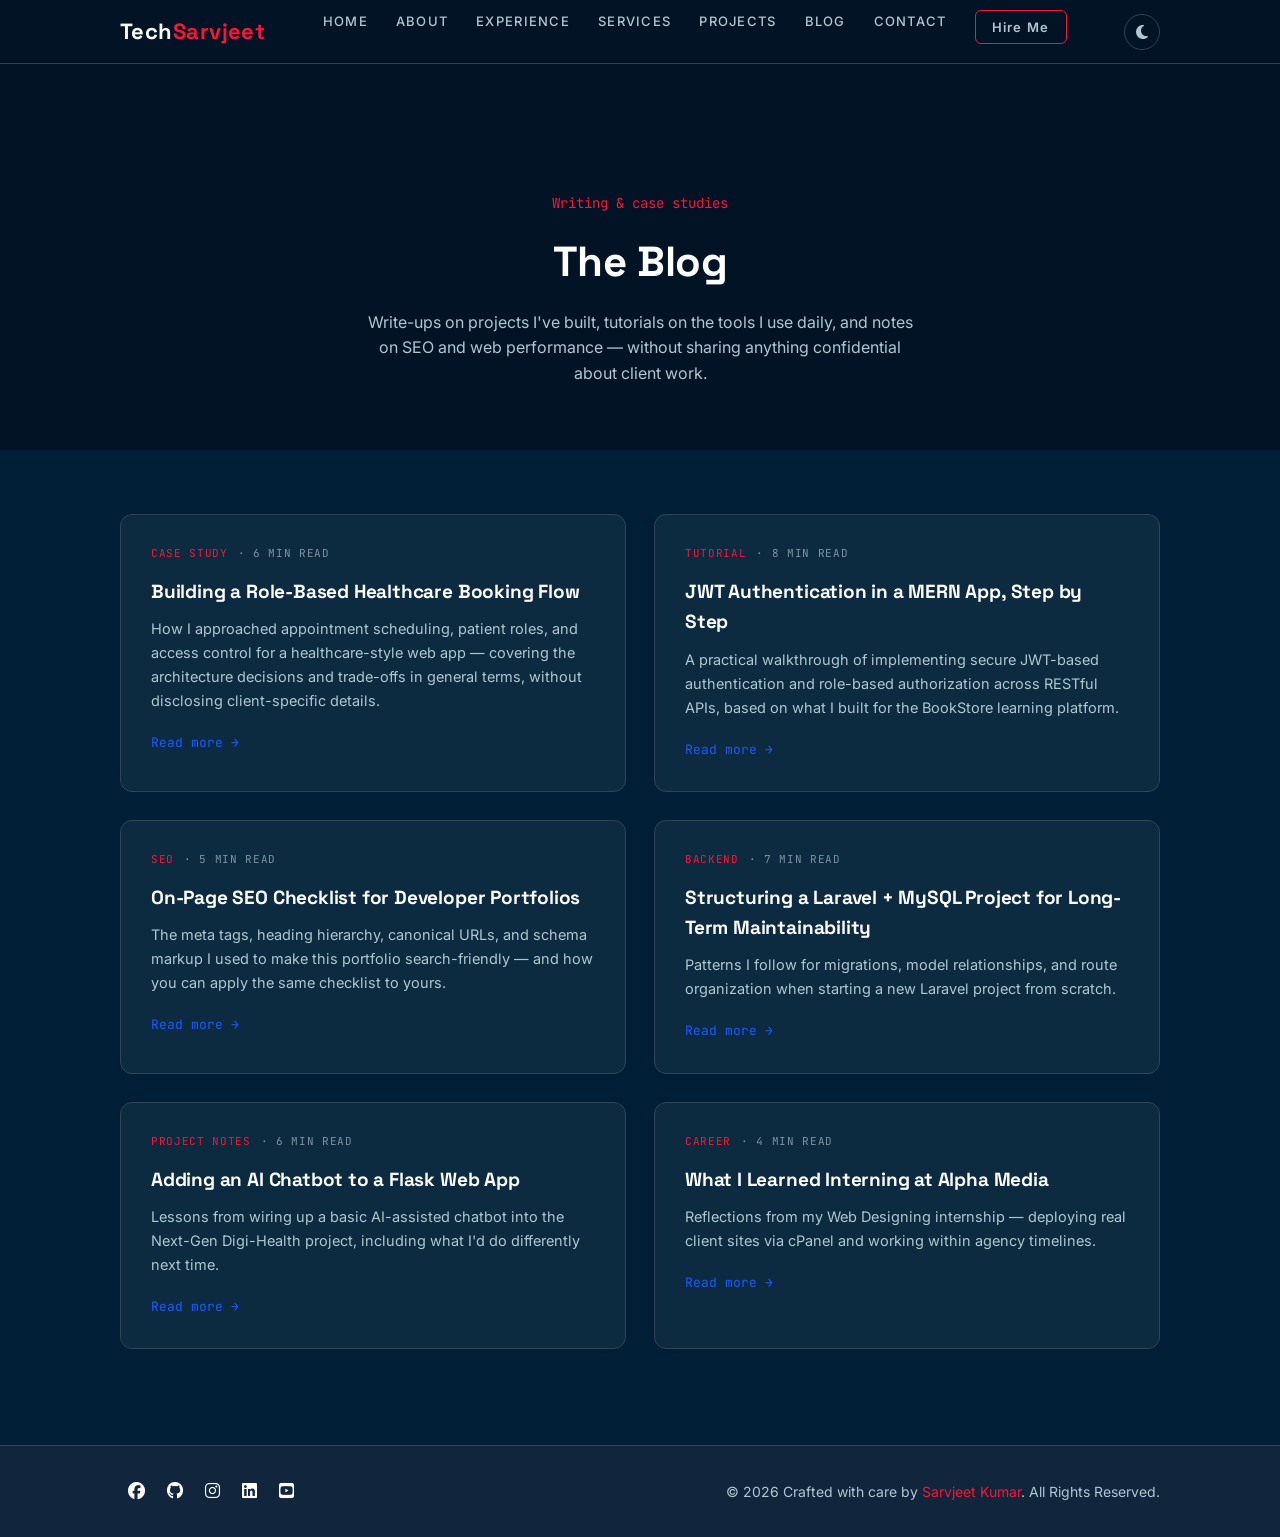
<file: blog.html>
<!DOCTYPE html>
<html lang="en">

<head>
    <meta charset="UTF-8">
    <meta name="viewport" content="width=device-width, initial-scale=1.0">

    <title>Blog | Sarvjeet Kumar — Full Stack Web Developer</title>
    <meta name="title" content="Blog | Sarvjeet Kumar — Full Stack Web Developer">
    <meta name="description"
        content="Case studies, tutorials, and SEO notes from Sarvjeet Kumar, a Full Stack Web Developer in New Delhi working with PHP, Laravel, MySQL, and the MERN stack.">
    <meta name="keywords" content="Sarvjeet Kumar blog, PHP Laravel tutorials, MERN stack case studies, web developer blog India">
    <meta name="robots" content="index, follow">
    <link rel="canonical" href="https://sarvjeet987.github.io/portfolio/blog.html" />

    <meta property="og:type" content="website">
    <meta property="og:url" content="https://sarvjeet987.github.io/portfolio/blog.html">
    <meta property="og:title" content="Blog | Sarvjeet Kumar — Full Stack Web Developer">
    <meta property="og:description" content="Case studies, tutorials, and SEO notes from a Full Stack Web Developer in New Delhi.">
    <meta property="og:image" content="https://sarvjeet987.github.io/portfolio/og-image.jpg">

    <meta name="theme-color" content="#021326">

    <link rel="stylesheet" href="style.css">
    <link rel="stylesheet" href="https://cdnjs.cloudflare.com/ajax/libs/font-awesome/6.4.2/css/all.min.css">
    <link rel="icon" type="image/png" href="fav-icon.png">

    <script type="application/ld+json">
    {
      "@context": "https://schema.org",
      "@type": "Blog",
      "name": "TechSarvjeet Blog",
      "url": "https://sarvjeet987.github.io/portfolio/blog.html",
      "author": {
        "@type": "Person",
        "name": "Sarvjeet Kumar"
      }
    }
    </script>

    <style>
        .blog-hero {
            padding: 8rem 7.5rem 4rem;
            background-color: var(--bg-0);
            text-align: center;
        }

        .blog-hero .eyebrow-mono {
            font-family: var(--font-mono);
            font-size: 14px;
            color: var(--brand-red);
            display: block;
            margin-bottom: 14px;
        }

        .blog-hero h1 {
            font-size: 42px;
            color: var(--text-hi);
            margin-bottom: 14px;
        }

        .blog-hero p {
            color: var(--text-mid);
            max-width: 560px;
            margin: 0 auto;
            font-size: 16px;
        }

        .blog-list {
            background-color: var(--bg-1);
            padding: 4rem 7.5rem 6rem;
        }

        .blog-grid {
            display: grid;
            grid-template-columns: repeat(2, 1fr);
            gap: 28px;
            max-width: 1100px;
            margin: 0 auto;
        }

        .blog-post-card {
            background: var(--bg-card);
            border: 1px solid var(--border-subtle);
            border-radius: var(--radius-md);
            padding: 30px;
            transition: border-color 0.3s ease, transform 0.3s ease;
        }

        .blog-post-card:hover {
            border-color: var(--brand-red);
            transform: translateY(-4px);
        }

        .blog-post-card .meta {
            display: flex;
            gap: 10px;
            align-items: center;
            margin-bottom: 14px;
            font-family: var(--font-mono);
            font-size: 11px;
            color: var(--text-low);
            text-transform: uppercase;
            letter-spacing: 0.06em;
        }

        .blog-post-card .meta .tag {
            color: var(--brand-red);
        }

        .blog-post-card h2 {
            font-size: 19px;
            color: var(--text-hi);
            margin-bottom: 10px;
        }

        .blog-post-card p {
            color: var(--text-mid);
            font-size: 14.5px;
            line-height: 1.65;
            margin-bottom: 16px;
        }

        .blog-post-card .read-more {
            font-family: var(--font-mono);
            font-size: 13px;
            color: var(--accent-blue);
            text-decoration: none;
        }

        .blog-post-card .read-more:hover {
            text-decoration: underline;
        }

        .blog-back {
            display: inline-flex;
            align-items: center;
            gap: 8px;
            color: var(--text-mid);
            text-decoration: none;
            font-size: 14px;
            margin-bottom: 40px;
        }

        .blog-back:hover {
            color: var(--brand-red);
        }

        @media (max-width:1080px) {
            .blog-hero {
                padding: 5rem 20px 3rem;
            }

            .blog-list {
                padding: 3rem 20px 4rem;
            }

            .blog-grid {
                grid-template-columns: 1fr;
            }
        }
    </style>
</head>

<body>
    <a href="#main-content" class="skip-link">Skip to main content</a>

    <nav aria-label="Primary navigation">
        <div class="logo">
            <a href="index.html" aria-label="TechSarvjeet home">
                <h1>Tech<span class="logo-dot">Sarvjeet</span></h1>
            </a>
        </div>
        <ul id="menuList">
            <li><a href="index.html#hom" class="cool-link">Home</a></li>
            <li><a href="index.html#about" class="cool-link">About</a></li>
            <li><a href="index.html#experience" class="cool-link">Experience</a></li>
            <li><a href="index.html#servisess" class="cool-link">Services</a></li>
            <li><a href="index.html#proj" class="cool-link">Projects</a></li>
            <li><a href="blog.html" class="cool-link active">Blog</a></li>
            <li><a href="index.html#contactME" class="cool-link">Contact</a></li>
            <li><a href="index.html#contactME"><button id="hireBtn">Hire Me</button></a></li>
        </ul>
        <div class="nav-actions">
            <button class="theme-toggle" id="themeToggle" aria-label="Toggle light and dark theme"><i class="fa-solid fa-moon" id="themeIcon"></i></button>
            <div class="menuIcon">
                <button id="menuToggleBtn" aria-label="Toggle navigation menu" aria-expanded="false" aria-controls="menuList">
                    <i class="fa-solid fa-bars"></i>
                </button>
            </div>
        </div>
    </nav>

    <main id="main-content">
        <section class="blog-hero">
            <span class="eyebrow-mono">Writing &amp; case studies</span>
            <h1>The Blog</h1>
            <p>Write-ups on projects I've built, tutorials on the tools I use daily, and notes on SEO and web
                performance — without sharing anything confidential about client work.</p>
        </section>

        <section class="blog-list" aria-label="Blog posts">
            <div class="blog-grid">

                <article class="blog-post-card">
                    <div class="meta"><span class="tag">Case Study</span> · 6 min read</div>
                    <h2>Building a Role-Based Healthcare Booking Flow</h2>
                    <p>How I approached appointment scheduling, patient roles, and access control for a
                        healthcare-style web app — covering the architecture decisions and trade-offs in general
                        terms, without disclosing client-specific details.</p>
                    <a href="#" class="read-more">Read more →</a>
                </article>

                <article class="blog-post-card">
                    <div class="meta"><span class="tag">Tutorial</span> · 8 min read</div>
                    <h2>JWT Authentication in a MERN App, Step by Step</h2>
                    <p>A practical walkthrough of implementing secure JWT-based authentication and role-based
                        authorization across RESTful APIs, based on what I built for the BookStore learning
                        platform.</p>
                    <a href="#" class="read-more">Read more →</a>
                </article>

                <article class="blog-post-card">
                    <div class="meta"><span class="tag">SEO</span> · 5 min read</div>
                    <h2>On-Page SEO Checklist for Developer Portfolios</h2>
                    <p>The meta tags, heading hierarchy, canonical URLs, and schema markup I used to make this
                        portfolio search-friendly — and how you can apply the same checklist to yours.</p>
                    <a href="#" class="read-more">Read more →</a>
                </article>

                <article class="blog-post-card">
                    <div class="meta"><span class="tag">Backend</span> · 7 min read</div>
                    <h2>Structuring a Laravel + MySQL Project for Long-Term Maintainability</h2>
                    <p>Patterns I follow for migrations, model relationships, and route organization when starting a
                        new Laravel project from scratch.</p>
                    <a href="#" class="read-more">Read more →</a>
                </article>

                <article class="blog-post-card">
                    <div class="meta"><span class="tag">Project Notes</span> · 6 min read</div>
                    <h2>Adding an AI Chatbot to a Flask Web App</h2>
                    <p>Lessons from wiring up a basic AI-assisted chatbot into the Next-Gen Digi-Health project,
                        including what I'd do differently next time.</p>
                    <a href="#" class="read-more">Read more →</a>
                </article>

                <article class="blog-post-card">
                    <div class="meta"><span class="tag">Career</span> · 4 min read</div>
                    <h2>What I Learned Interning at Alpha Media</h2>
                    <p>Reflections from my Web Designing internship — deploying real client sites via cPanel and
                        working within agency timelines.</p>
                    <a href="#" class="read-more">Read more →</a>
                </article>

            </div>
        </section>
    </main>

    <footer>
        <div class="footer">
            <div class="social-icons">
                <a href="https://www.facebook.com/profile.php?id=100068092726962" target="_blank" rel="noopener noreferrer" aria-label="Facebook"><i class="fa-brands fa-facebook"></i></a>
                <a href="https://github.com/Sarvjeet987" target="_blank" rel="noopener noreferrer" aria-label="GitHub"><i class="fa-brands fa-github"></i></a>
                <a href="https://www.instagram.com/techsarvjeet/?hl=en" target="_blank" rel="noopener noreferrer" aria-label="Instagram"><i class="fa-brands fa-instagram"></i></a>
                <a href="https://www.linkedin.com/in/%F0%9D%97%A6%F0%9D%97%AE%F0%9D%97%BF%F0%9D%98%83%F0%9D%97%B7%F0%9D%97%B2%F0%9D%97%B2%F0%9D%98%81-%F0%9D%97%9E%F0%9D%98%82%F0%9D%97%BA%F0%9D%97%AE%F0%9D%97%BF-4b0488251/" target="_blank" rel="noopener noreferrer" aria-label="LinkedIn"><i class="fa-brands fa-linkedin"></i></a>
                <a href="https://youtube.com/@tech.sarvjeet?si=l_ByVPaYG1SvGUt9" target="_blank" rel="noopener noreferrer" aria-label="YouTube"><i class="fa-brands fa-square-youtube"></i></a>
            </div>
            <div class="text">
                <p>© 2026 Crafted with care by <a href="index.html">Sarvjeet Kumar</a>. All Rights Reserved.</p>
            </div>
        </div>
    </footer>

    <script src="script.js"></script>
</body>

</html>
</file>
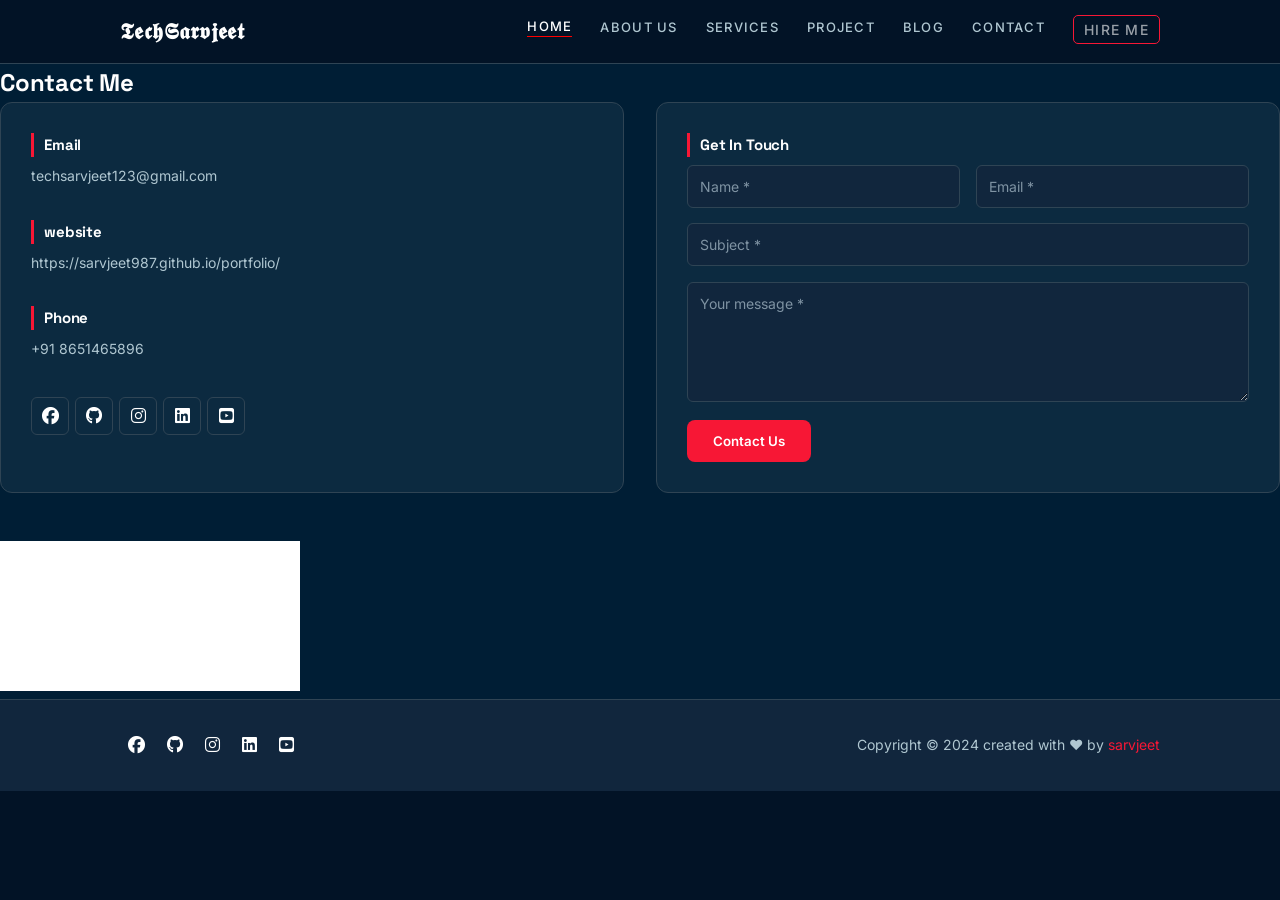
<file: contact.html>
<!DOCTYPE html>
<html lang="en">

<head>
    <meta charset="UTF-8">
    <meta name="viewport" content="width=device-width, initial-scale=1.0">
    <title>Contact-Me!</title>
    <link rel="stylesheet" href="style.css">
    <link href="https://unpkg.com/aos@2.3.1/dist/aos.css" rel="stylesheet">
    <link rel="stylesheet" href="https://cdnjs.cloudflare.com/ajax/libs/font-awesome/6.4.2/css/all.min.css">
</head>

<body>
    <nav>
        <div class="logo">
            <h1>𝕿𝖊𝖈𝖍𝕾𝖆𝖗𝖛𝖏𝖊𝖊𝖙</h1>
        </div>
        <ul id="menuList">
            <a href="index.html#hom" style="text-decoration: none;">
                <li style="color: #fff; border-bottom: 1px solid red;">Home</li>
            </a>
            <a href="index.html#about">
                <li class="cool-link">About Us</li>
            </a>
            <a href="index.html#servisess">
                <li class="cool-link">Services</li>
            </a>
            <a href="index.html#proj">
                <li class="cool-link">Project</li>
            </a>
            <a href="https://www.youtube.com/@techsarvjeet123" target="__blank">
                <li class="cool-link">Blog</li>
            </a>
            <a href="index.html#contactME">
                <li class="cool-link">Contact</li>
            </a>
            <a href="index.html#contactME">
                <button id="hireBtn"
                    style="padding: 5px 10px; text-align: center; color: rgba(255, 255, 255, 0.6);font-weight: 500;font-size: 14px;letter-spacing: 0.08rem;  background-color: #021326; border: 1px solid #f71735; border-radius: 5px ;cursor: pointer; margin-bottom: 4px;">HIRE
                    ME</button>
            </a>
        </ul>
        <div class="menuIcon">
            <i class="fa-solid fa-bars" onclick="ToggleMenu()"></i>
        </div>
    </nav>

    <!-- section-8 (contact-me) -->
    <section id="contactME">
        <div class="contact-me">
            <div class="contact-me-tittle">
                <div class="line"></div>
                <h2>Contact Me</h2>
                <div class="line"></div>
            </div>
            <div class="contact">
                <div class="contact-section">

                    <!-- Contact Info -->
                    <div class="contact-info">
                        <h3>Email</h3>
                        <p>techsarvjeet123@gmail.com</p>
                        <h3 style="margin-top: 2rem;">website</h3>
                        <p>https://sarvjeet987.github.io/portfolio/</p>

                        <h3 style="margin-top: 2rem;">Phone</h3>
                        <p>+91 8651465896</p>

                        <div class="social-icons">
                            <a href="https://www.facebook.com/profile.php?id=100068092726962" target="_blank"><i
                                    class="fa-brands fa-facebook"></i></a> <!-- Facebook -->
                            <a href="https://github.com/Sarvjeet987" target="_blank"><i
                                    class="fa-brands fa-github"></i></a> <!-- Github -->
                            <a href="https://www.instagram.com/sarvjeet_k.s/" target="_blank"><i
                                    class="fa-brands fa-instagram"></i></a> <!-- Instagram -->
                            <a href="https://www.linkedin.com/in/%F0%9D%97%A6%F0%9D%97%AE%F0%9D%97%BF%F0%9D%98%83%F0%9D%97%B7%F0%9D%97%B2%F0%9D%97%B2%F0%9D%98%81-%F0%9D%97%9E%F0%9D%98%82%F0%9D%97%BA%F0%9D%97%AE%F0%9D%97%BF-4b0488251/"
                                target="_blank"><i class="fa-brands fa-linkedin"></i></a> <!-- LinkedIn -->
                            <a href="https://www.youtube.com/@techsarvjeet123" target="_blank"><i
                                    class="fa-brands fa-square-youtube"></i></a> <!-- youtube -->
                        </div>
                    </div>

                    <!-- Contact Form -->
                    <div class="contact-form">
                        <h3>Get In Touch</h3>
                        <form action="contact.php" method="POST" id="contactForm">
                            <div class="form-group">
                                <input type="text" name="name" placeholder="Name *" required>
                                <input type="email" name="email" placeholder="Email *" required>
                            </div>
                            <input type="text" name="subject" placeholder="Subject *" required>
                            <textarea name="message" placeholder="Your message *" required></textarea>
                            <button type="submit">Contact Us</button>
                        </form>

                    </div>

                </div>

            </div>
            <div class="map" style="margin-top: 3rem;" data-aos="fade-up" data-aos-duration="2000">
                <iframe
                    src="https://www.google.com/maps/embed?pb=!1m18!1m12!1m3!1d7005.711270866368!2d77.08175014347373!3d28.604107402720807!2m3!1f0!2f0!3f0!3m2!1i1024!2i768!4f13.1!3m3!1m2!1s0x390d1b4e953b4309%3A0xb45f26efe72338e9!2sDashrath%20Puri%2C%20Delhi!5e0!3m2!1sen!2sin!4v1746639887293!5m2!1sen!2sin"
                    style="border:0;" allowfullscreen="" loading="lazy"
                    referrerpolicy="no-referrer-when-downgrade"></iframe>
            </div>
        </div>
    </section>
    <!-- section-9 (Footer) -->
    <footer>
        <div class="footer">
            <div class="social-icons">
                <a href="https://www.facebook.com/profile.php?id=100068092726962" target="_blank"><i
                        class="fa-brands fa-facebook fa-beat"></i></a> <!-- Facebook -->
                <a href="https://github.com/Sarvjeet987" target="_blank"><i class="fa-brands fa-github fa-beat"></i></a>
                <!-- Github -->
                <a href="https://www.instagram.com/sarvjeet_k.s/" target="_blank"><i
                        class="fa-brands fa-instagram fa-beat"></i></a> <!-- Instagram -->
                <a href="https://www.linkedin.com/in/%F0%9D%97%A6%F0%9D%97%AE%F0%9D%97%BF%F0%9D%98%83%F0%9D%97%B7%F0%9D%97%B2%F0%9D%97%B2%F0%9D%98%81-%F0%9D%97%9E%F0%9D%98%82%F0%9D%97%BA%F0%9D%97%AE%F0%9D%97%BF-4b0488251/"
                    target="_blank"><i class="fa-brands fa-linkedin fa-beat"></i></a> <!-- LinkedIn -->
                <a href="https://www.youtube.com/@techsarvjeet123" target="_blank"><i
                        class="fa-brands fa-square-youtube fa-beat"></i></a> <!-- youtube -->
            </div>
            <div class="text">
                <p>Copyright © 2024 created with ❤ by <span style="color: #f71735;">sarvjeet</span></p>
            </div>

        </div>

    </footer>




    <!-- java script links -->
    <script src="https://unpkg.com/aos@2.3.1/dist/aos.js"></script>
    <script>
        AOS.init();
    </script>
    <script src="srcript.js"></script>

</body>

</html>
</file>
<file: style.css>
/* ==========================================================================
   TechSarvjeet Portfolio — Stylesheet
   Design tokens: navy/near-black base, red brand accent, blue interactive accent
   Type: Space Grotesk (display) + Inter (body) + JetBrains Mono (labels/code)
   ========================================================================== */

@import url('https://fonts.googleapis.com/css2?family=Space+Grotesk:wght@500;600;700&family=Inter:wght@400;500;600;700&family=JetBrains+Mono:wght@400;500;600&display=swap');

:root {
    /* Dark theme (default) */
    --bg-0: #021326;
    /* deepest navy - nav / hero / services / certificates */
    --bg-1: #001e35;
    /* about / project / education / testimonials / experience / contact */
    --bg-card: #0c2a40;
    --bg-card-alt: #09223d;
    --bg-elevated: #11263d;

    --text-hi: #ffffff;
    --text-mid: #b0c7d1;
    --text-low: #7f93a3;

    --brand-red: #f71735;
    --brand-red-deep: #e01b24;
    --accent-blue: #1b5cff;
    --accent-gold: #ffb020;

    --border-subtle: #2f4454;
    --border-strong: #3a5169;

    --shadow-soft: 0 5px 15px rgba(0, 0, 0, 0.25);
    --shadow-deep: 0 10px 30px rgba(0, 0, 0, 0.45);

    --radius-sm: 8px;
    --radius-md: 12px;
    --radius-lg: 20px;

    --font-display: "Space Grotesk", "Inter", sans-serif;
    --font-body: "Inter", sans-serif;
    --font-mono: "JetBrains Mono", monospace;

    color-scheme: dark;
}

[data-theme="light"] {
    --bg-0: #f4f7fa;
    --bg-1: #ffffff;
    --bg-card: #ffffff;
    --bg-card-alt: #eef3f7;
    --bg-elevated: #ffffff;

    --text-hi: #0b1b2b;
    --text-mid: #3d5063;
    --text-low: #66798a;

    --border-subtle: #d8e1e8;
    --border-strong: #c3d0da;

    --shadow-soft: 0 5px 15px rgba(15, 35, 55, 0.08);
    --shadow-deep: 0 15px 35px rgba(15, 35, 55, 0.12);

    color-scheme: light;
}

/* ==========================================================================
   Reset & base
   ========================================================================== */

*,
*::before,
*::after {
    padding: 0;
    margin: 0;
    box-sizing: border-box;
}

html {
    scroll-behavior: smooth;
}

@media (prefers-reduced-motion: reduce) {

    .reel-btn--hint,
    .reel-dot {
        animation: none !important;
    }

    html,
    * {
        scroll-behavior: auto !important;
        animation-duration: 0.01ms !important;
        animation-iteration-count: 1 !important;
        transition-duration: 0.01ms !important;
    }
}

body {
    font-family: var(--font-body);
    background-color: var(--bg-0);
    color: var(--text-hi);
    line-height: 1.6;
    transition: background-color 0.3s ease, color 0.3s ease;
}

img {
    max-width: 100%;
    display: block;
}

a {
    color: inherit;
}

ul {
    list-style: none;
}

button {
    font-family: inherit;
    cursor: pointer;
}

input,
textarea {
    font-family: inherit;
}

h1, h2, h3, h4 {
    font-family: var(--font-display);
    letter-spacing: -0.01em;
}

/* Skip link — accessibility */
.skip-link {
    position: absolute;
    left: -999px;
    top: auto;
    background: var(--accent-blue);
    color: #fff;
    padding: 12px 20px;
    z-index: 10000;
    border-radius: 0 0 8px 0;
    font-weight: 600;
}

.skip-link:focus {
    left: 0;
    top: 0;
}

/* Visible keyboard focus everywhere */
a:focus-visible,
button:focus-visible,
input:focus-visible,
textarea:focus-visible,
[tabindex]:focus-visible {
    outline: 2px solid var(--accent-blue);
    outline-offset: 3px;
    border-radius: 4px;
}

.visually-hidden {
    position: absolute;
    width: 1px;
    height: 1px;
    overflow: hidden;
    clip: rect(0 0 0 0);
    white-space: nowrap;
}

/* ==========================================================================
   Section title pattern (shared)
   ========================================================================== */

.section-eyebrow {
    display: block;
    font-family: var(--font-mono);
    font-size: 13px;
    letter-spacing: 0.15em;
    text-transform: uppercase;
    color: var(--brand-red);
    text-align: center;
    margin-bottom: 10px;
}

.section-title {
    display: flex;
    align-items: center;
    justify-content: center;
    gap: 14px;
    padding: 6px 0 60px;
}

.section-title h2 {
    color: var(--text-hi);
    font-size: clamp(24px, 5vw, 32px);
    letter-spacing: 0.02em;
    font-weight: 700;
}

.section-title .line {
    width: 40px;
    height: 3px;
    background-color: var(--brand-red);
}

.section-pad {
    padding: 90px 7.5rem;
}

@media (max-width:1000px) {
    .section-pad {
        padding: 60px 24px;
    }
}

@media (max-width:480px) {
    .section-pad {
        padding: 48px 18px;
    }

    .section-title {
        padding-bottom: 40px;
        gap: 10px;
    }
}

/* ==========================================================================
   Nav
   ========================================================================== */

nav {
    padding: 10px 7.5rem;
    display: flex;
    align-items: center;
    justify-content: space-between;
    background: var(--bg-0);
    height: 64px;
    position: sticky;
    top: 0;
    z-index: 100;
    border-bottom: 1px solid var(--border-subtle);
}

.logo a {
    text-decoration: none;
    color: var(--text-hi);
}

.logo h1 {
    font-size: 22px;
    font-weight: 700;
    letter-spacing: 0.02em;
}

.logo .logo-dot {
    color: var(--brand-red);
}

.nav-actions {
    display: flex;
    align-items: center;
    gap: 10px;
}

nav ul {
    display: flex;
    gap: 28px;
    align-items: center;
}

nav ul li {
    text-decoration: none;
    cursor: pointer;
    color: var(--text-mid);
    font-weight: 500;
    text-transform: uppercase;
    font-size: 13px;
    letter-spacing: 0.08rem;
}

nav li {
    margin-bottom: 10px;
}

.cool-link {
    display: inline-block;
    text-decoration: none;
    margin-bottom: 10px;
    color: var(--text-mid);
}

.cool-link::after {
    content: '';
    display: block;
    width: 0;
    height: 1px;
    background: var(--brand-red);
    transition: width .3s;
}

.cool-link:hover,
.cool-link.active {
    color: var(--text-hi);
}

.cool-link:hover::after,
.cool-link.active::after {
    width: 100%;
}

.cool-link.active::after {
    width: 100%;
}

#hireBtn {
    padding: 8px 16px;
    text-align: center;
    color: var(--text-mid);
    font-weight: 600;
    font-size: 13px;
    letter-spacing: 0.08rem;
    background-color: var(--bg-0);
    border: 1px solid var(--brand-red);
    border-radius: 6px;
    cursor: pointer;
    transition: all 0.3s ease;
}

#hireBtn:hover {
    background-color: var(--brand-red);
    color: #fff;
}

.theme-toggle {
    display: inline-flex;
    align-items: center;
    justify-content: center;
    width: 36px;
    height: 36px;
    border-radius: 50%;
    border: 1px solid var(--border-subtle);
    background: transparent;
    color: var(--text-mid);
    font-size: 16px;
    transition: all 0.3s ease;
}

.theme-toggle:hover {
    border-color: var(--brand-red);
    color: var(--text-hi);
}

.menuIcon {
    display: none;
}

.menuIcon button {
    background: none;
    border: none;
    color: var(--brand-red);
    font-size: 24px;
    width: 40px;
    height: 40px;
    display: flex;
    align-items: center;
    justify-content: center;
}

@media (max-width:1080px) {
    .menuIcon {
        display: block;
    }

    /* Theme toggle stays visible in the header at every screen size */
    .nav-actions {
        gap: 8px;
    }

    nav ul {
        position: fixed;
        top: 61px;
        left: 0;
        right: 0;
        bottom: 0;
        flex-direction: column;
        text-align: center;
        gap: 0;
        background: var(--bg-0);
        overflow-y: auto;
        justify-content: flex-start;
        padding-top: 10px;
    }

    nav ul li {
        padding: 16px;
        width: 100%;
    }

    nav ul li a.cool-link {
        font-size: 15px;
        display: block;
    }

    #menuList {
        max-height: 0;
        transition: max-height 0.4s ease;
    }

    nav {
        padding: 10px 16px;
    }

    .logo h1 {
        font-size: clamp(17px, 5vw, 20px);
    }
}

@media (max-width:380px) {
    nav {
        padding: 8px 12px;
    }

    .nav-actions {
        gap: 6px;
    }
}

/* ==========================================================================
   Hero
   ========================================================================== */

.home {
    display: flex;
    align-items: center;
    justify-content: space-between;
    gap: 40px;
    padding: 7rem 7.5rem 8rem;
    background-color: var(--bg-0);
}

.homeText {
    max-width: 620px;
}

.homeText .eyebrow-mono {
    font-family: var(--font-mono);
    font-size: 15px;
    color: var(--brand-red);
    margin-bottom: 18px;
    display: inline-block;
}

.homeText h1 {
    color: var(--text-hi);
    font-size: clamp(32px, 8vw, 58px);
    font-weight: 700;
    line-height: 1.08;
    margin: 0 0 10px 0;
}

.bottomLine {
    height: 3px;
    width: 90px;
    background-color: var(--brand-red);
    margin-bottom: 18px;
}

#app {
    color: var(--text-hi);
    font-family: var(--font-display);
    font-weight: 600;
    font-size: 26px;
    min-height: 34px;
}

#app .Typewriter__cursor {
    color: var(--brand-red);
}

.homeText p {
    font-size: 16.5px;
    color: var(--text-mid);
    max-width: 520px;
    margin-top: 20px;
}

.hero-ctas {
    display: flex;
    gap: 14px;
    flex-wrap: wrap;
    margin-top: 32px;
}

.homeText .btn-primary,
.homeText .btn-outline {
    padding: 0 30px;
    line-height: 48px;
    font-size: 15px;
    font-weight: 600;
    border-radius: 6px;
    transition: all 0.3s ease;
    display: inline-block;
    text-decoration: none;
    border: 1px solid transparent;
}

.homeText .btn-primary {
    background: var(--text-hi);
    color: var(--bg-0);
    box-shadow: rgba(0, 0, 0, 0.25) 0px 20px 40px -14px;
}

.homeText .btn-primary:hover {
    background-color: var(--brand-red);
    color: #fff;
}

.homeText .btn-outline {
    background: transparent;
    color: var(--text-hi);
    border: 1px solid var(--border-strong);
}

.homeText .btn-outline:hover {
    border-color: var(--brand-red);
    color: var(--brand-red);
}

.hero-meta {
    display: flex;
    gap: 26px;
    margin-top: 36px;
    flex-wrap: wrap;
}

.hero-meta div {
    font-family: var(--font-mono);
    font-size: 12.5px;
    color: var(--text-low);
    white-space: nowrap;
    padding-left: 14px;
    border-left: 2px solid var(--border-subtle);
}

.hero-meta div:first-child {
    padding-left: 0;
    border-left: none;
}

.hero-meta strong {
    display: block;
    color: var(--text-hi);
    font-family: var(--font-display);
    font-size: 19px;
    font-weight: 700;
    white-space: nowrap;
}

@media (max-width:480px) {
    .hero-meta {
        gap: 16px;
        row-gap: 14px;
    }

    .hero-meta div {
        padding-left: 12px;
    }
}

/* Terminal signature widget */
.homeIMG {
    flex-shrink: 0;
    width: 460px;
}

.terminal {
    background-color: #050e1a;
    border: 1px solid var(--border-subtle);
    border-radius: var(--radius-md);
    box-shadow: var(--shadow-deep);
    overflow: hidden;
    font-family: var(--font-mono);
}

.terminal-bar {
    display: flex;
    align-items: center;
    gap: 8px;
    padding: 12px 16px;
    background: #0a1728;
    border-bottom: 1px solid var(--border-subtle);
}

.terminal-dot {
    width: 11px;
    height: 11px;
    border-radius: 50%;
}

.terminal-dot.red { background: #ff5f57; }
.terminal-dot.yellow { background: #febc2e; }
.terminal-dot.green { background: #28c840; }

.terminal-title {
    margin-left: auto;
    font-size: 12px;
    color: var(--text-low);
}

.terminal-body {
    padding: 22px 20px;
    font-size: 13.5px;
    color: #8fe388;
    line-height: 1.9;
}

.terminal-body .prompt {
    color: var(--text-low);
}

.terminal-body .cmd {
    color: #fff;
}

.terminal-body .key {
    color: #6fb4ff;
}

.terminal-body .val {
    color: #ffb020;
}

.terminal-body .comment {
    color: var(--text-low);
}

.terminal-status {
    display: inline-flex;
    align-items: center;
    gap: 8px;
    margin-top: 10px;
    color: #8fe388;
}

.status-dot {
    width: 8px;
    height: 8px;
    border-radius: 50%;
    background: #28c840;
    box-shadow: 0 0 0 0 rgba(40, 200, 64, 0.6);
    animation: statusPulse 2s infinite;
}

@keyframes statusPulse {
    0% { box-shadow: 0 0 0 0 rgba(40, 200, 64, 0.5); }
    70% { box-shadow: 0 0 0 8px rgba(40, 200, 64, 0); }
    100% { box-shadow: 0 0 0 0 rgba(40, 200, 64, 0); }
}

/* Terminal typing animation */
.terminal-body .t-line {
    min-height: 1.9em;
}

.terminal-body .t-out,
.terminal-body .t-end {
    opacity: 0;
    visibility: hidden;
    transform: translateY(5px);
    transition: opacity 0.35s ease, transform 0.35s ease, visibility 0s linear 0.35s;
}

.terminal-body .t-out {
    padding-left: 20px;
}

.terminal-body .t-out.is-visible,
.terminal-body .t-end.is-visible {
    opacity: 1;
    visibility: visible;
    transform: translateY(0);
    transition-delay: 0s;
}

.terminal-body .terminal-status {
    display: flex;
    margin-top: 8px;
}

.t-cursor {
    display: inline-block;
    width: 8px;
    height: 1.1em;
    margin-left: 3px;
    vertical-align: text-bottom;
    background: #8fe388;
    animation: cursorBlink 1s steps(1) infinite;
}

.t-cursor.is-hidden {
    display: none;
}

@keyframes cursorBlink {
    0%, 50% { opacity: 1; }
    50.01%, 100% { opacity: 0; }
}

@media (max-width:1080px) {
    .home {
        flex-wrap: wrap;
        padding: 3rem 24px 2.5rem;
    }

    .homeIMG {
        width: 100%;
        max-width: 460px;
    }
}

@media (max-width:480px) {
    .home {
        padding: 2.2rem 18px 2rem;
    }

    .hero-ctas {
        flex-direction: column;
    }

    .hero-ctas > a {
        display: block;
        width: 100%;
    }

    .hero-ctas .btn-primary,
    .hero-ctas .btn-outline {
        text-align: center;
        width: 100%;
    }

    #app {
        font-size: 21px;
    }
}

/* ==========================================================================
   About
   ========================================================================== */

.about-1 {
    background-color: var(--bg-1);
}

.about-2 {
    display: flex;
    gap: 90px;
}

/* ---- About: reel video ---- */
.aboutIMG {
    flex-shrink: 0;
    align-self: flex-start;
    position: sticky;
    top: 96px;
}

.reel-card {
    position: relative;
    width: min(100%, 320px, max(220px, 45vh));
    margin: 0;
}

/* Tablet: a bit wider, still centered. Phone: full content width so the video's
   left and right edges line up exactly with the text below it. */
@media (max-width:1080px) {
    .reel-card {
        width: min(100%, 360px);
    }
}

@media (max-width:600px) {
    .reel-card {
        width: 100%;
    }
}

.reel-glow {
    position: absolute;
    inset: 6px;
    border-radius: 32px;
    background: linear-gradient(135deg, var(--accent-blue), var(--brand-red));
    filter: blur(28px);
    opacity: 0.35;
    z-index: 0;
}

.reel-frame {
    position: relative;
    z-index: 1;
    aspect-ratio: 9 / 16;
    border-radius: 28px;
    overflow: hidden;
    background: linear-gradient(160deg, var(--bg-card) 0%, var(--bg-0) 100%);
    border: 1px solid var(--border-strong);
    box-shadow: var(--shadow-deep);
}

/* soft top and bottom shading so the controls stay readable on any frame */
.reel-frame::after {
    content: '';
    position: absolute;
    inset: 0;
    background: linear-gradient(to bottom, rgba(2, 19, 38, 0.5) 0%, transparent 22%, transparent 68%, rgba(2, 19, 38, 0.7) 100%);
    pointer-events: none;
    z-index: 1;
}

.reel-video {
    position: absolute;
    inset: 0;
    width: 100%;
    height: 100%;
    object-fit: cover;
    display: block;
    cursor: pointer;
}

.reel-controls {
    position: absolute;
    top: 14px;
    right: 14px;
    display: flex;
    gap: 8px;
    z-index: 3;
}

.reel-btn {
    width: 38px;
    height: 38px;
    border-radius: 50%;
    border: 1px solid rgba(255, 255, 255, 0.25);
    background: rgba(2, 19, 38, 0.6);
    backdrop-filter: blur(6px);
    -webkit-backdrop-filter: blur(6px);
    color: #fff;
    font-size: 14px;
    display: flex;
    align-items: center;
    justify-content: center;
    transition: background 0.2s ease, transform 0.2s ease, border-color 0.2s ease;
}

.reel-btn:hover {
    background: var(--brand-red);
    border-color: var(--brand-red);
    transform: scale(1.06);
}

/* gentle pulse on the sound button until the visitor has used it */
.reel-btn--hint {
    animation: reelHint 2.2s ease-in-out infinite;
}

@keyframes reelHint {
    0%, 100% { box-shadow: 0 0 0 0 rgba(247, 23, 53, 0.55); }
    60% { box-shadow: 0 0 0 9px rgba(247, 23, 53, 0); }
}

.reel-center-play {
    position: absolute;
    top: 50%;
    left: 50%;
    width: 68px;
    height: 68px;
    margin: -34px 0 0 -34px;
    border-radius: 50%;
    border: none;
    background: var(--brand-red);
    color: #fff;
    font-size: 24px;
    padding-left: 4px;
    display: flex;
    align-items: center;
    justify-content: center;
    z-index: 3;
    box-shadow: 0 10px 30px rgba(247, 23, 53, 0.45);
    transition: transform 0.2s ease;
}

.reel-center-play:hover {
    transform: scale(1.08);
}

.reel-center-play[hidden] {
    display: none;
}

.reel-badge {
    position: absolute;
    left: 14px;
    bottom: 18px;
    z-index: 2;
    display: inline-flex;
    align-items: center;
    gap: 8px;
    padding: 6px 12px;
    border-radius: 999px;
    background: rgba(2, 19, 38, 0.6);
    border: 1px solid rgba(255, 255, 255, 0.18);
    backdrop-filter: blur(6px);
    -webkit-backdrop-filter: blur(6px);
    color: #fff;
    font-family: var(--font-mono);
    font-size: 11.5px;
    letter-spacing: 0.04em;
}

.reel-dot {
    width: 7px;
    height: 7px;
    border-radius: 50%;
    background: var(--brand-red);
    animation: statusPulse 2s infinite;
}

.reel-progress {
    position: absolute;
    left: 0;
    right: 0;
    bottom: 0;
    height: 4px;
    background: rgba(255, 255, 255, 0.22);
    z-index: 3;
}

.reel-progress span {
    display: block;
    height: 100%;
    width: 0;
    background: var(--brand-red);
}

.reel-caption {
    margin-top: 16px;
    text-align: center;
    font-family: var(--font-mono);
    font-size: 12px;
    color: var(--text-low);
    line-height: 1.5;
}

.reel-fallback {
    position: absolute;
    inset: 0;
    z-index: 2;
    display: flex;
    flex-direction: column;
    align-items: center;
    justify-content: center;
    gap: 10px;
    color: var(--text-low);
    font-size: 13px;
}

.reel-fallback[hidden] {
    display: none;
}

.reel-fallback span {
    font-family: var(--font-display);
    font-size: 72px;
    font-weight: 700;
    color: var(--border-strong);
}

.reel-card.is-broken .reel-controls,
.reel-card.is-broken .reel-badge,
.reel-card.is-broken .reel-progress,
.reel-card.is-broken .reel-center-play {
    display: none;
}


.about-me .intro {
    color: var(--text-hi);
    font-size: 17px;
    margin-bottom: 12px;
}

.about-me .intro u {
    text-decoration: underline;
    text-decoration-color: var(--brand-red);
}

.about-me .description {
    color: var(--text-mid);
    font-size: 16px;
    line-height: 1.7;
}

.about-me h2 {
    color: var(--text-hi);
    font-size: 22px;
    margin-bottom: 16px;
    border-left: 3px solid var(--brand-red);
    padding-left: 12px;
}

.quick-facts {
    display: grid;
    grid-template-columns: 1fr 1fr;
    gap: 14px;
    margin-top: 1.6rem;
    max-width: 460px;
}

.quick-facts .fact {
    background: var(--bg-card);
    border: 1px solid var(--border-subtle);
    border-radius: var(--radius-sm);
    padding: 12px 14px;
}

.quick-facts .fact span {
    display: block;
    font-family: var(--font-mono);
    font-size: 11px;
    text-transform: uppercase;
    letter-spacing: 0.06em;
    color: var(--text-low);
    margin-bottom: 4px;
}

.quick-facts .fact strong {
    color: var(--text-hi);
    font-size: 14.5px;
    font-weight: 600;
}

.design-tools,
.skills-section,
.work-process {
    margin-top: 2rem;
}

.design-tools h2,
.skills-section h2,
.work-process h2 {
    display: flex;
    align-items: center;
    margin-bottom: 16px;
    color: var(--text-hi);
    font-size: 20px;
}

.red-bar {
    width: 3px;
    height: 18px;
    background-color: var(--brand-red);
    margin-right: 10px;
}

.skills-group {
    margin-bottom: 18px;
}

.skills-group h4 {
    font-family: var(--font-mono);
    font-size: 12px;
    text-transform: uppercase;
    letter-spacing: 0.08em;
    color: var(--text-low);
    margin-bottom: 10px;
    font-weight: 500;
}

.tool-buttons,
.skill-tags {
    display: flex;
    flex-wrap: wrap;
    gap: 10px;
}

.tool,
.skill {
    padding: 9px 18px;
    border: 1px solid var(--border-subtle);
    border-radius: 9999px;
    background-color: transparent;
    color: var(--text-mid);
    font-size: 0.9rem;
    transition: all 0.3s ease;
}

.tool:hover,
.skill:hover {
    border: 1px solid var(--brand-red);
    color: var(--text-hi);
}

.process-steps {
    display: flex;
    flex-wrap: wrap;
    gap: 22px;
    align-items: center;
}

.step {
    display: flex;
    gap: 10px;
    align-items: center;
    color: var(--text-low);
    font-size: 14px;
}

.circle {
    background-color: var(--brand-red-deep);
    color: white;
    font-weight: bold;
    border-radius: 50%;
    width: 38px;
    height: 38px;
    display: flex;
    align-items: center;
    justify-content: center;
    font-size: 11px;
    font-family: var(--font-mono);
}

.resumeBTN {
    padding: 13px 22px;
    text-align: center;
    color: white;
    font-weight: 600;
    font-size: 14px;
    letter-spacing: 0.04rem;
    background-color: var(--brand-red);
    border: 1px solid var(--brand-red);
    border-radius: 6px;
    cursor: pointer;
    transition: all 0.3s;
}

.resumeBTN:hover {
    background-color: var(--bg-0);
    color: var(--text-hi);
}

@media (max-width:1080px) {
    .about-2 {
        flex-wrap: wrap;
        gap: 40px;
    }

    .aboutIMG {
        width: 100%;
        display: flex;
        justify-content: center;
        position: static;
        align-self: auto;
    }

    .process-steps {
        gap: 14px;
    }
}

@media (max-width:480px) {
    .quick-facts {
        grid-template-columns: 1fr 1fr;
        max-width: 100%;
    }


    .about-me h2 {
        font-size: 19px;
    }
}

/* ==========================================================================
   Experience (timeline)
   ========================================================================== */

.experience-sec {
    background-color: var(--bg-0);
}

.timeline {
    max-width: 820px;
    margin: 0 auto;
    position: relative;
    padding-left: 32px;
    border-left: 2px solid var(--border-subtle);
}

@media (max-width:480px) {
    .timeline {
        padding-left: 22px;
    }

    .timeline-item::before {
        left: -29px;
    }

    .timeline-head h3 {
        font-size: 16.5px;
    }
}

.timeline-item {
    position: relative;
    padding-bottom: 44px;
}

.timeline-item:last-child {
    padding-bottom: 0;
}

.timeline-item::before {
    content: '';
    position: absolute;
    left: -39px;
    top: 4px;
    width: 14px;
    height: 14px;
    border-radius: 50%;
    background: var(--bg-0);
    border: 3px solid var(--brand-red);
}

.timeline-item.current::before {
    background: var(--brand-red);
}

.timeline-head {
    display: flex;
    flex-wrap: wrap;
    align-items: baseline;
    gap: 10px;
    margin-bottom: 6px;
}

.timeline-head h3 {
    color: var(--text-hi);
    font-size: 19px;
}

.timeline-date {
    font-family: var(--font-mono);
    font-size: 12px;
    color: var(--text-low);
    background: var(--bg-card);
    border: 1px solid var(--border-subtle);
    padding: 4px 10px;
    border-radius: 999px;
}

.timeline-role {
    color: var(--brand-red);
    font-size: 14px;
    font-weight: 600;
    margin-bottom: 10px;
}

.timeline-item ul {
    color: var(--text-mid);
    font-size: 15px;
    line-height: 1.7;
}

.timeline-item ul li {
    padding-left: 18px;
    position: relative;
    margin-bottom: 6px;
}

.timeline-item ul li::before {
    content: '—';
    position: absolute;
    left: 0;
    color: var(--text-low);
}

.timeline-stack {
    display: flex;
    flex-wrap: wrap;
    gap: 8px;
    margin-top: 12px;
}

.timeline-stack span {
    font-family: var(--font-mono);
    font-size: 11px;
    padding: 5px 10px;
    border-radius: 6px;
    background: var(--bg-card);
    color: var(--text-mid);
    border: 1px solid var(--border-subtle);
}

/* ==========================================================================
   Services
   ========================================================================== */

.section3 {
    background-color: var(--bg-1);
}

.servisesCard {
    display: grid;
    grid-template-columns: repeat(3, 1fr);
    gap: 30px;
}

.servisesCard .card {
    background-color: var(--bg-card);
    border: 1px solid var(--border-subtle);
    border-radius: var(--radius-md);
    padding: 32px 28px;
    box-shadow: var(--shadow-soft);
    transition: all 0.35s ease;
}

.servisesCard .card:hover {
    transform: translateY(-6px);
    border-color: var(--brand-red);
}

.servisesCard .icon {
    background-color: var(--brand-red-deep);
    width: 56px;
    height: 56px;
    margin-bottom: 22px;
    border-radius: var(--radius-sm);
    display: flex;
    align-items: center;
    justify-content: center;
}

.servisesCard .icon img {
    width: 28px;
    height: 28px;
    filter: brightness(0) invert(1);
}

.servisesCard h3 {
    margin-bottom: 12px;
    font-size: 19px;
    color: var(--text-hi);
}

.servisesCard p {
    color: var(--text-mid);
    font-size: 14.5px;
    line-height: 1.6;
}

@media (max-width:1080px) {
    .servisesCard {
        grid-template-columns: 1fr;
    }
}

/* ==========================================================================
   Projects (case-study cards)
   ========================================================================== */

.project {
    background-color: var(--bg-0);
}

.projectCard {
    display: grid;
    grid-template-columns: repeat(2, 1fr);
    gap: 30px;
}

.projectCard .case-card {
    background-color: var(--bg-card);
    border: 1px solid var(--border-subtle);
    color: var(--text-hi);
    border-radius: var(--radius-md);
    padding: 28px;
    display: flex;
    flex-direction: column;
    gap: 16px;
    box-shadow: var(--shadow-soft);
    transition: border-color 0.3s ease;
}

.projectCard .case-card:hover {
    border-color: var(--brand-red);
}

.case-card-head {
    display: flex;
    align-items: flex-start;
    gap: 16px;
}

.case-card-head i {
    color: var(--brand-red);
    font-size: 30px;
    flex-shrink: 0;
    margin-top: 4px;
}

.case-card-head .name {
    font-size: 18px;
    font-weight: 700;
    color: var(--text-hi);
    margin-bottom: 4px;
}

.case-card-head .tagline {
    color: var(--text-low);
    font-size: 13px;
    font-family: var(--font-mono);
}

.case-block h4 {
    font-family: var(--font-mono);
    font-size: 11px;
    text-transform: uppercase;
    letter-spacing: 0.08em;
    color: var(--brand-red);
    margin-bottom: 4px;
}

.case-block p {
    color: var(--text-mid);
    font-size: 14.5px;
    line-height: 1.6;
}

.case-stack {
    display: flex;
    flex-wrap: wrap;
    gap: 8px;
}

.case-stack span {
    font-family: var(--font-mono);
    font-size: 11px;
    padding: 5px 10px;
    border-radius: 6px;
    background: var(--bg-card-alt);
    color: var(--text-mid);
    border: 1px solid var(--border-subtle);
}

.case-card-footer {
    margin-top: auto;
    padding-top: 6px;
}

.proj-btn {
    padding: 11px 22px;
    border: none;
    border-radius: 8px;
    background-color: var(--brand-red-deep);
    color: white;
    font-weight: 600;
    font-size: 14px;
    cursor: pointer;
    transition: all .3s;
    display: inline-flex;
    align-items: center;
    gap: 8px;
}

.proj-btn:hover {
    background-color: var(--text-hi);
    color: var(--bg-0);
}

@media (max-width:1200px) {
    .projectCard {
        grid-template-columns: 1fr;
    }
}

/* ==========================================================================
   Education
   ========================================================================== */

.education {
    background-color: var(--bg-1);
}

.educationCard .experience-card {
    background-color: var(--bg-card);
    border-radius: var(--radius-sm);
    padding: 22px;
    display: flex;
    gap: 20px;
    align-items: flex-start;
    transition: border 0.3s ease;
    border: 1px solid var(--border-subtle);
    max-width: 800px;
    margin: auto;
}

.educationCard .experience-card:hover {
    border: 1px solid var(--brand-red);
}

.educationCard .date-tag {
    background-color: var(--bg-elevated);
    color: var(--text-hi);
    padding: 8px 14px;
    border-radius: 20px;
    font-size: 13px;
    font-family: var(--font-mono);
    white-space: nowrap;
}

.educationCard .content {
    color: var(--text-mid);
}

.educationCard .content h3 {
    color: var(--text-hi);
    margin: 0 0 8px 0;
    font-size: 18px;
}

.educationCard .content p {
    margin: 0 0 6px 0;
    line-height: 1.6;
}

.educationCard .location {
    font-size: 13.5px;
    color: var(--text-low);
}

/* ==========================================================================
   Certificates
   ========================================================================== */

.cetificate {
    background-color: var(--bg-0);
}

.certificate-card {
    display: grid;
    grid-template-columns: repeat(3, 1fr);
    gap: 30px;
}

.certificate-card .card {
    background-color: var(--bg-card);
    border: 1px solid var(--border-subtle);
    border-radius: var(--radius-md);
    overflow: hidden;
    box-shadow: var(--shadow-soft);
}

.certificate-card .card-image {
    position: relative;
    background: var(--bg-card-alt);
}

.certificate-card .card-image img {
    width: 100%;
    display: block;
}

.certificate-card .card-content {
    padding: 20px;
}

.certificate-card .card-content h3 {
    color: var(--text-hi);
    font-size: 15.5px;
    margin-bottom: 8px;
}

.certificate-card .card-content p {
    color: var(--text-low);
    font-size: 13.5px;
    line-height: 1.55;
}

@media (max-width:1080px) {
    .certificate-card {
        grid-template-columns: 1fr;
    }
}

/* ==========================================================================
   Testimonials
   ========================================================================== */

.testimonials {
    background-color: var(--bg-1);
}

.testimonial-card {
    background-color: var(--bg-card);
    color: var(--text-hi);
    border: 1px solid var(--border-subtle);
    display: flex;
    border-radius: var(--radius-md);
    padding: 44px 34px;
    max-width: 780px;
    margin: 0 auto;
    box-shadow: var(--shadow-soft);
    transition: border-color 0.3s ease;
}

.testimonial-card:hover {
    border-color: var(--brand-red);
}

.testimonial-card img {
    width: 72px;
    height: 72px;
    border-radius: 50%;
    margin-right: 24px;
    object-fit: cover;
    flex-shrink: 0;
}

.testimonial-content p {
    font-size: 15.5px;
    line-height: 1.6;
    color: var(--text-mid);
    margin-bottom: 14px;
    margin-top: 14px;
}

.testimonial-content h3 {
    margin: 0;
    font-size: 17px;
    color: var(--text-hi);
}

.testimonial-content span {
    font-size: 14px;
    color: var(--text-low);
}

@media (max-width:1080px) {
    .testimonial-card {
        flex-wrap: wrap;
    }
}

/* ==========================================================================
   Blog teaser
   ========================================================================== */

.blog-teaser {
    background-color: var(--bg-0);
}

.blog-teaser-grid {
    display: grid;
    grid-template-columns: repeat(3, 1fr);
    gap: 26px;
}

.blog-teaser-card {
    background: var(--bg-card);
    border: 1px solid var(--border-subtle);
    border-radius: var(--radius-md);
    padding: 26px;
    text-decoration: none;
    display: flex;
    flex-direction: column;
    gap: 12px;
    transition: all 0.3s ease;
}

.blog-teaser-card:hover {
    border-color: var(--brand-red);
    transform: translateY(-4px);
}

.blog-teaser-card .tag {
    font-family: var(--font-mono);
    font-size: 11px;
    text-transform: uppercase;
    letter-spacing: 0.06em;
    color: var(--brand-red);
}

.blog-teaser-card h3 {
    font-size: 17px;
    color: var(--text-hi);
}

.blog-teaser-card p {
    color: var(--text-mid);
    font-size: 14px;
    line-height: 1.55;
}

.blog-teaser-card .read-more {
    margin-top: auto;
    font-family: var(--font-mono);
    font-size: 12.5px;
    color: var(--text-low);
}

.blog-teaser-footer {
    text-align: center;
    margin-top: 40px;
}

@media (max-width:1080px) {
    .blog-teaser-grid {
        grid-template-columns: 1fr;
    }
}

/* ==========================================================================
   Contact
   ========================================================================== */

.contact-me {
    background-color: var(--bg-1);
}

.contact-section {
    display: flex;
    gap: 32px;
    flex-wrap: wrap;
    justify-content: center;
}

.contact-info,
.contact-form {
    background-color: var(--bg-card);
    border: 1px solid var(--border-subtle);
    padding: 30px;
    border-radius: var(--radius-md);
    flex: 1;
    min-width: 300px;
}

@media (max-width:400px) {

    .contact-info,
    .contact-form {
        min-width: 100%;
        padding: 22px;
    }
}

.contact-info h3,
.contact-form h3 {
    font-size: 15px;
    margin-bottom: 8px;
    color: var(--text-hi);
    border-left: 3px solid var(--brand-red);
    padding-left: 10px;
}

.contact-info p {
    color: var(--text-mid);
    font-size: 14px;
    margin: 5px 0 15px 0;
}

.contact-info a {
    text-decoration: none;
    color: var(--text-mid);
}

.contact-info a:hover {
    color: var(--brand-red);
}

.contact-info .social-icons {
    margin-top: 20px;
    padding-top: 1rem;
    display: flex;
    gap: 6px;
}

.address-card {
    display: flex;
    align-items: flex-start;
    gap: 12px;
    background: var(--bg-card-alt);
    border: 1px solid var(--border-subtle);
    border-radius: var(--radius-sm);
    padding: 14px 16px;
    margin: 5px 0 15px 0;
}

.address-card i {
    color: var(--brand-red);
    font-size: 16px;
    margin-top: 3px;
    flex-shrink: 0;
}

.address-card address {
    font-style: normal;
    color: var(--text-mid);
    font-size: 13.5px;
    line-height: 1.7;
}

.contact-info .social-icons a {
    color: var(--text-hi);
    font-size: 17px;
    padding: 8px;
    border-radius: 6px;
    border: 1px solid var(--border-subtle);
    display: inline-flex;
    align-items: center;
    justify-content: center;
    width: 38px;
    height: 38px;
    transition: all 0.25s ease;
}

.contact-info .social-icons a:hover {
    border-color: var(--brand-red);
    color: var(--brand-red);
    transform: translateY(-3px);
}

.contact-form form {
    display: flex;
    flex-direction: column;
}

.form-group {
    display: flex;
    gap: 16px;
    margin-bottom: 15px;
}

.form-group input {
    flex: 1;
    width: 100%;
}

@media (max-width:400px) {
    .form-group {
        flex-direction: column;
        gap: 15px;
    }

    .contact-form button[type="submit"] {
        width: 100%;
        justify-content: center;
    }
}

.contact-form input,
.contact-form textarea {
    background-color: var(--bg-elevated);
    border: 1px solid var(--border-subtle);
    border-radius: 6px;
    padding: 12px;
    color: var(--text-hi);
    font-size: 14px;
    width: 100%;
    transition: border-color 0.25s ease, box-shadow 0.25s ease;
}

.contact-form input::placeholder,
.contact-form textarea::placeholder {
    color: var(--text-low);
}

.contact-form input:focus,
.contact-form textarea:focus {
    border-color: var(--accent-blue);
    box-shadow: 0 0 0 3px rgba(27, 92, 255, 0.15);
    outline: none;
}

.contact-form textarea {
    resize: vertical;
    height: 120px;
    margin-top: 1rem;
}

/* Icon-accented input fields */
.input-icon-wrap {
    position: relative;
    flex: 1;
}

.input-icon-wrap > i {
    position: absolute;
    left: 14px;
    top: 15px;
    color: var(--text-low);
    font-size: 13px;
    pointer-events: none;
    transition: color 0.25s ease;
}

.input-icon-wrap input {
    padding-left: 38px;
}

.input-icon-wrap:focus-within > i {
    color: var(--accent-blue);
}

.input-icon-wrap--textarea {
    margin-top: 1rem;
}

.input-icon-wrap--textarea > i {
    top: 16px;
}

.input-icon-wrap--textarea textarea {
    padding-left: 38px;
    margin-top: 0;
}

.form-note {
    font-size: 12px;
    color: var(--text-low);
    margin-top: 10px;
    display: flex;
    align-items: center;
    gap: 6px;
}

.contact-form button[type="submit"] {
    background-color: var(--brand-red);
    color: #fff;
    border: none;
    padding: 13px 26px;
    border-radius: 8px;
    font-weight: 600;
    cursor: pointer;
    margin-top: 18px;
    width: auto;
    align-self: flex-start;
    display: inline-flex;
    align-items: center;
    gap: 10px;
    transition: all 0.3s;
}

.contact-form button[type="submit"]:hover {
    background-color: var(--text-hi);
    color: var(--bg-0);
    transform: translateY(-2px);
}

.contact-form button[type="submit"]:hover i {
    transform: translateX(3px);
}

.contact-form button[type="submit"] i {
    font-size: 13px;
    transition: transform 0.25s ease;
}

.form-status {
    font-size: 13px;
    margin-top: 10px;
    min-height: 18px;
}

.form-status.success { color: #2fd66c; }
.form-status.error { color: var(--brand-red); }

/* ==========================================================================
   Footer
   ========================================================================== */

footer {
    background-color: var(--bg-elevated);
    border-top: 1px solid var(--border-subtle);
}

.footer {
    display: flex;
    align-items: center;
    padding: 24px 7.5rem;
    justify-content: space-between;
    flex-wrap: wrap;
    gap: 14px;
}

.footer .social-icons {
    display: flex;
    gap: 6px;
}

.footer .social-icons a {
    color: var(--text-hi);
    text-decoration: none;
    padding: 8px;
    border-radius: 6px;
    font-size: 17px;
}

.footer .social-icons a:hover {
    color: var(--brand-red);
}

.footer .text p {
    color: var(--text-mid);
    font-size: 14px;
}

.footer .text a {
    color: var(--brand-red);
    text-decoration: none;
}

@media (max-width:1080px) {
    .footer {
        justify-content: center !important;
        text-align: center;
        padding: 20px;
    }
}

.success-toast {
    position: fixed;
    top: 20px;
    right: 20px;
    left: auto;
    max-width: 380px;
    width: calc(100% - 40px);
    background: var(--bg-elevated);
    border: 1px solid #28c840;
    border-radius: var(--radius-md);
    padding: 18px;
    display: flex;
    align-items: flex-start;
    gap: 14px;
    box-shadow: var(--shadow-deep);
    z-index: 2000;
    transform: translateX(120%);
    opacity: 0;
    transition: transform 0.4s cubic-bezier(0.2, 0.8, 0.2, 1), opacity 0.4s ease;
    pointer-events: none;
}

.success-toast.show {
    transform: translateX(0);
    opacity: 1;
    pointer-events: auto;
}

.success-toast.error {
    border-color: var(--brand-red);
}

.success-toast-icon {
    width: 34px;
    height: 34px;
    border-radius: 50%;
    background: rgba(40, 200, 64, 0.15);
    color: #28c840;
    display: flex;
    align-items: center;
    justify-content: center;
    flex-shrink: 0;
    font-size: 14px;
}

.success-toast.error .success-toast-icon {
    background: rgba(247, 23, 53, 0.15);
    color: var(--brand-red);
}

.success-toast-body {
    display: flex;
    flex-direction: column;
    gap: 3px;
}

.success-toast-body strong {
    color: var(--text-hi);
    font-size: 14.5px;
}

.success-toast-body span {
    color: var(--text-mid);
    font-size: 13px;
    line-height: 1.5;
}

.success-toast-close {
    margin-left: auto;
    background: none;
    border: none;
    color: var(--text-low);
    font-size: 16px;
    cursor: pointer;
    line-height: 1;
    padding: 0;
    flex-shrink: 0;
}

.success-toast-close:hover {
    color: var(--text-hi);
}

@media (max-width:480px) {
    .success-toast {
        top: auto;
        bottom: 20px;
        right: 20px;
        left: 20px;
        width: auto;
        max-width: none;
        transform: translateY(120%);
    }

    .success-toast.show {
        transform: translateY(0);
    }
}

/* ==========================================================================
   Project access (PIN gate)
   ========================================================================== */

.proj-lock {
    font-size: 12px;
    opacity: 0.8;
}

.pin-overlay {
    position: fixed;
    inset: 0;
    background: rgba(2, 19, 38, 0.82);
    backdrop-filter: blur(8px);
    -webkit-backdrop-filter: blur(8px);
    display: flex;
    justify-content: center;
    align-items: center;
    padding: 20px;
    z-index: 9999;
    visibility: hidden;
    opacity: 0;
    transition: opacity 0.3s ease, visibility 0.3s ease;
}

.pin-overlay.show {
    visibility: visible;
    opacity: 1;
}

.pin-box {
    position: relative;
    width: 100%;
    max-width: 410px;
    text-align: center;
    color: var(--text-hi);
    padding: 38px 32px 26px;
    border-radius: var(--radius-lg);
    border: 1px solid transparent;
    background:
        linear-gradient(var(--bg-elevated), var(--bg-elevated)) padding-box,
        linear-gradient(135deg, var(--accent-blue), var(--brand-red)) border-box;
    box-shadow: var(--shadow-deep);
    transform: scale(0.94) translateY(12px);
    transition: transform 0.35s cubic-bezier(0.2, 0.8, 0.2, 1);
}

.pin-overlay.show .pin-box {
    transform: none;
}

.pin-box.is-success {
    background:
        linear-gradient(var(--bg-elevated), var(--bg-elevated)) padding-box,
        linear-gradient(135deg, #28c840, var(--accent-blue)) border-box;
}

.pin-close {
    position: absolute;
    top: 14px;
    right: 14px;
    width: 30px;
    height: 30px;
    border-radius: 50%;
    background: var(--bg-card);
    border: 1px solid var(--border-subtle);
    color: var(--text-mid);
    font-size: 16px;
    line-height: 1;
    display: flex;
    align-items: center;
    justify-content: center;
    transition: all 0.2s ease;
}

.pin-close:hover {
    background: var(--brand-red);
    border-color: var(--brand-red);
    color: #fff;
}

.pin-icon {
    width: 64px;
    height: 64px;
    margin: 0 auto 18px;
    border-radius: 50%;
    display: flex;
    align-items: center;
    justify-content: center;
    font-size: 24px;
    color: var(--accent-blue);
    background: rgba(27, 92, 255, 0.12);
    border: 1px solid rgba(27, 92, 255, 0.35);
    transition: all 0.3s ease;
}

.pin-box.is-success .pin-icon {
    color: #28c840;
    background: rgba(40, 200, 64, 0.12);
    border-color: rgba(40, 200, 64, 0.4);
}

.pin-box h2 {
    font-size: 22px;
    font-weight: 700;
    margin-bottom: 10px;
}

.pin-sub {
    color: var(--text-mid);
    font-size: 14px;
    line-height: 1.6;
}

.pin-sub strong {
    color: var(--text-hi);
}

.pin-box .when-success {
    display: none;
}

.pin-box.is-success .when-success {
    display: block;
}

.pin-box.is-success .when-idle {
    display: none;
}

.pin-inputs {
    display: flex;
    justify-content: center;
    gap: 10px;
    margin: 24px 0 6px;
}

.pin-inputs input {
    width: 46px;
    height: 56px;
    text-align: center;
    font-family: var(--font-mono);
    font-size: 22px;
    font-weight: 600;
    color: var(--text-hi);
    background: var(--bg-0);
    border: 1px solid var(--border-strong);
    border-radius: 10px;
    caret-color: var(--accent-blue);
    transition: border-color 0.2s ease, box-shadow 0.2s ease, transform 0.2s ease;
}

.pin-inputs input.filled {
    border-color: var(--accent-blue);
}

.pin-inputs input:focus {
    outline: none;
    border-color: var(--accent-blue);
    box-shadow: 0 0 0 3px rgba(27, 92, 255, 0.22);
    transform: translateY(-2px);
}

.pin-inputs.shake {
    animation: pinShake 0.45s ease;
}

@keyframes pinShake {
    0%, 100% { transform: translateX(0); }
    20% { transform: translateX(-8px); }
    40% { transform: translateX(8px); }
    60% { transform: translateX(-6px); }
    80% { transform: translateX(6px); }
}

.pin-error {
    min-height: 20px;
    margin: 8px 0 14px;
    font-size: 13px;
    color: var(--brand-red);
}

.pin-submit {
    width: 100%;
    padding: 13px;
    border: none;
    border-radius: 8px;
    background: var(--brand-red);
    color: #fff;
    font-size: 15px;
    font-weight: 600;
    transition: all 0.25s ease;
}

.pin-submit:hover:not(:disabled) {
    background: var(--brand-red-deep);
    transform: translateY(-1px);
}

.pin-submit:disabled {
    opacity: 0.55;
    cursor: not-allowed;
}

.pin-open {
    margin-top: 18px;
    padding: 12px 22px;
    border-radius: 8px;
    background: var(--brand-red);
    color: #fff;
    font-weight: 600;
    font-size: 14px;
    text-decoration: none;
    align-items: center;
    gap: 8px;
}

.pin-box.is-success .pin-open {
    display: inline-flex;
}

.pin-open[hidden] {
    display: none !important;
}

.pin-help {
    margin-top: 16px;
    font-size: 12.5px;
    color: var(--text-low);
}

.pin-help a {
    color: var(--accent-blue);
    text-decoration: none;
    font-weight: 600;
}

.pin-help a:hover {
    text-decoration: underline;
}

@media (max-width:420px) {
    .pin-box {
        padding: 32px 20px 22px;
    }

    .pin-inputs {
        gap: 7px;
    }

    .pin-inputs input {
        width: 40px;
        height: 50px;
        font-size: 20px;
    }
}

/* ==========================================================================
   Utility: reveal-on-scroll
   ========================================================================== */

[data-reveal] {
    opacity: 0;
    transform: translateY(24px);
    transition: opacity 0.6s ease, transform 0.6s ease;
}

[data-reveal].in-view {
    opacity: 1;
    transform: translateY(0);
}

@media (prefers-reduced-motion: reduce) {
    [data-reveal] {
        opacity: 1;
        transform: none;
    }
}
</file>
